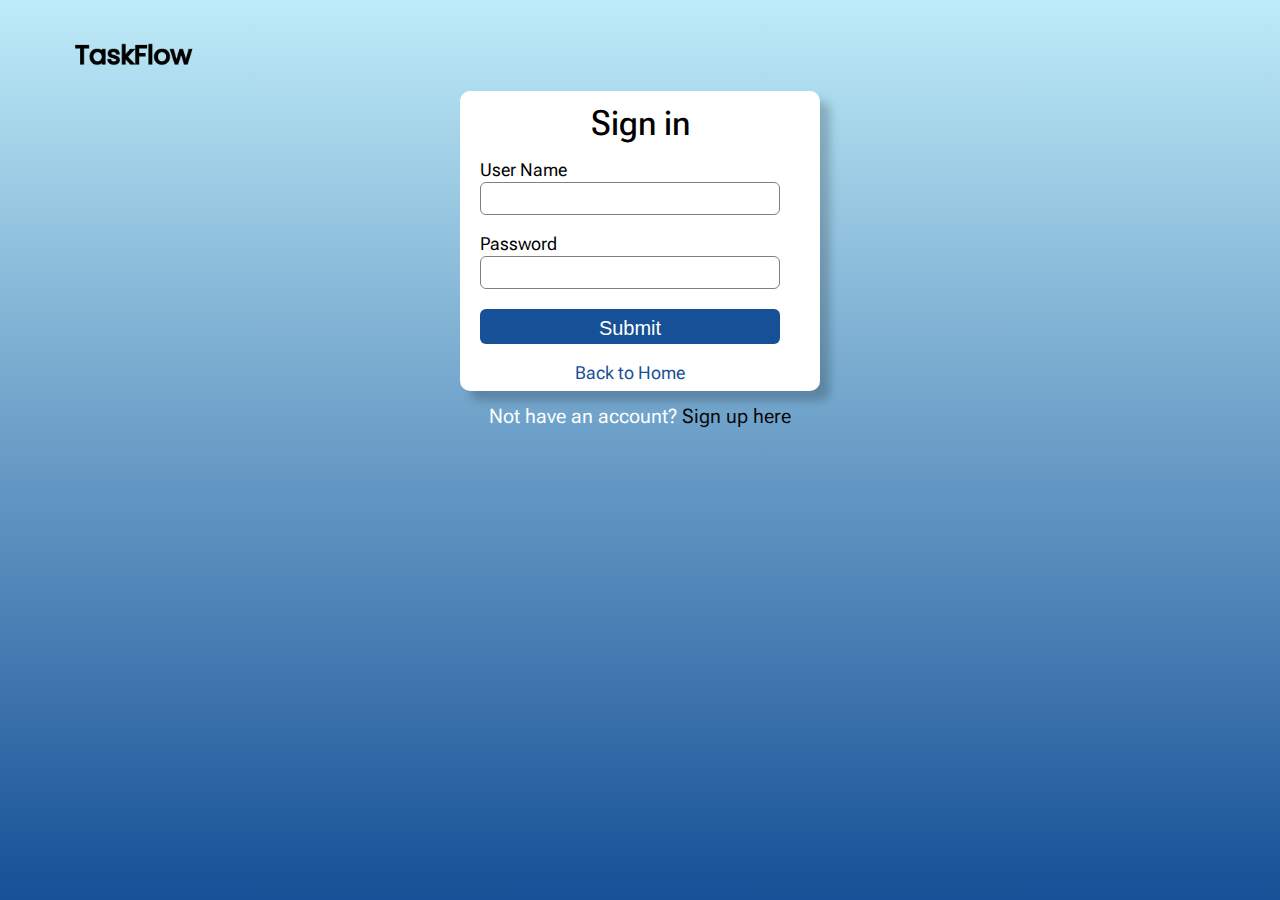
<file: src/main/WebApp/pages/sign-in.html>
<html lang="en">
<head>
    <meta charset="UTF-8">
    <meta name="viewport" content="width=device-width, initial-scale=1.0">
    <link rel="stylesheet" href="../css/reset.css">
    <link rel="preconnect" href="https://fonts.googleapis.com">
    <link rel="preconnect" href="https://fonts.gstatic.com" crossorigin>
    <link href="https://fonts.googleapis.com/css2?family=Poppins:ital,wght@0,100;0,200;0,300;0,400;0,500;0,600;0,700;0,800;0,900;1,100;1,200;1,300;1,400;1,500;1,600;1,700;1,800;1,900&family=Sen:wght@400..800&display=swap" rel="stylesheet">
    <link href="https://fonts.googleapis.com/css2?family=Roboto+Flex:opsz,wght@8..144,100..1000&display=swap" rel="stylesheet">
    <link href="https://fonts.googleapis.com/css2?family=Inter:ital,opsz,wght@0,14..32,100..900;1,14..32,100..900&display=swap" rel="stylesheet">
    <title>Sign-in</title>
    <link rel="stylesheet" href="../css/sign-in.css">
</head>
<body>
    <header class="header fixed">
        <div class="main-content">
            <div class="body">
                <!-- logo -->
                <a href="/index.html" target="_self"><img src="../IMG/logo2.png" alt="logo" class="logo"></a>
    </header>
    <div class="signin-box">
        <h1>Sign in</h1>
        <form action="LoginServlet" method="post">
                <!-- method="post" chỉ ra rằng dữ liệu sẽ được gửi bằng phương thức POST, 
                một phương thức HTTP thường dùng để gửi dữ liệu bí mật,  -->
            <label for="">User Name</label>
            <input type="text" name="username" id="username" placeholder="" required>
            <label for="">Password</label>
            <input type="password" name = "password" id = "password" placeholder="" required>
            <input type="button" value="Submit">
            <div class="homeback"><a href="/index.html">Back to Home</a></div>
        </form>
    </div>
    <p class="para-2">Not have an account? <a href="./sign-up.html">Sign up here</a></p>
</body>
</html>
</file>
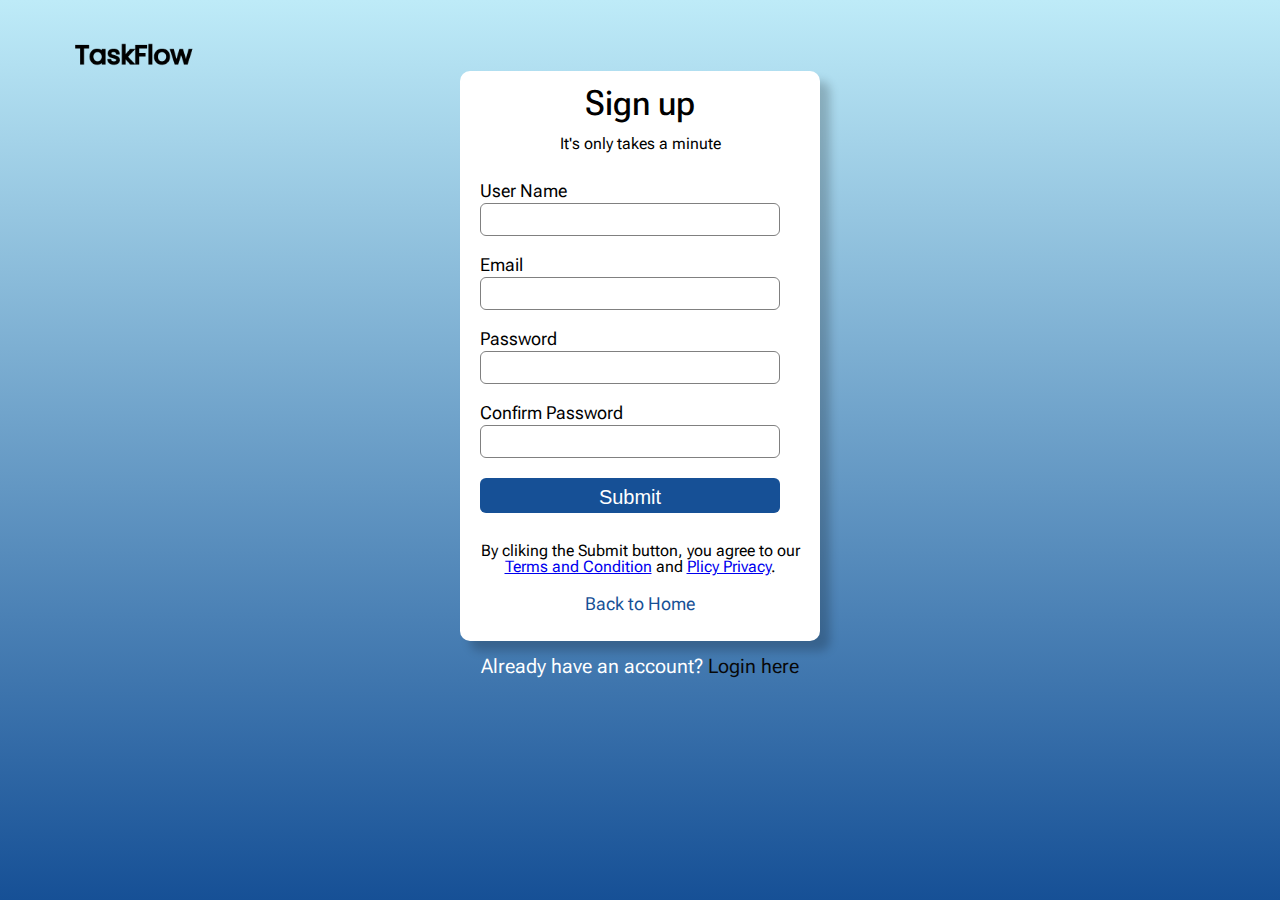
<file: src/main/WebApp/pages/sign-up.html>
<html lang="en">
<head>
    <meta charset="UTF-8">
    <meta name="viewport" content="width=device-width, initial-scale=1.0">
    <link rel="stylesheet" href="../css/reset.css">
    <link rel="preconnect" href="https://fonts.googleapis.com">
    <link rel="preconnect" href="https://fonts.gstatic.com" crossorigin>
    <link href="https://fonts.googleapis.com/css2?family=Poppins:ital,wght@0,100;0,200;0,300;0,400;0,500;0,600;0,700;0,800;0,900;1,100;1,200;1,300;1,400;1,500;1,600;1,700;1,800;1,900&family=Sen:wght@400..800&display=swap" rel="stylesheet">
    <link href="https://fonts.googleapis.com/css2?family=Roboto+Flex:opsz,wght@8..144,100..1000&display=swap" rel="stylesheet">
    <link href="https://fonts.googleapis.com/css2?family=Inter:ital,opsz,wght@0,14..32,100..900;1,14..32,100..900&display=swap" rel="stylesheet">
    <title>Sign-up</title>
    <link rel="stylesheet" href="../css/sign-up.css">
</head>
<body>
    <header class="header fixed">
        <div class="main-content">
            <div class="body">
                <!-- logo -->
                <a href="/index.html" target="_self"><img src="../IMG/logo2.png" alt="logo" class="logo"></a>
    </header>
    <div class="signup-box">
        <h1>Sign up</h1>
        <h4>It's only takes a minute</h4>
        <form action="RegisterServlet" method="post">
            <label for="">User Name</label>
            <input type="text" name="username" id="username" placeholder="" required>
            <label for="">Email</label>
            <input type="email" name = "email" id="email" placeholder="" required>
            <label for="">Password</label>
            <input type="password" name = "password" id = "password" placeholder="" required>
            <label for="">Confirm Password</label>
            <input type="password" name="confirm-password" id="confirm-password" placeholder="" required>
            <input type="button" value="Submit" required>
        </form>
        <p class="footer-policy">By cliking the Submit button, you agree to our
            <br>
            <a href="#">Terms and Condition</a> and <a href="#">Plicy Privacy</a>.
        </p>
        <div class="homeback"><a href="/index.html">Back to Home</a></div>
    </div>
    <p class="para">Already have an account? <a href="./sign-in.html">Login here</a></p>
</body>
</html>
</file>
<file: src/main/WebApp/css/sign-in.css>
/* ==============root=================== */
*{
    box-sizing: border-box;
        /* giúp kiểm soát tổng thể kích thước */
}
html{
    font-size: 62.5%;
        /* quy đổi 1 rem = 10px */
    --color--midnight:#0b2642;
    --text-color-hero: #171100;
}
.main-content{
    width: 1170px;
    max-width: calc(100% - 40px);
        /* Khi thu nhỏ trình duyệt 2 bên vẫn cách 50px */
    margin-left: auto;
    margin-right: auto;
}
body{
    font-size: 1.6rem;
}
.header .body{
    display: flex;
    align-items: center;
    padding: 35px 0px 0px;
}
.logo{
    width: 120px;
    height: auto;
    margin-right: auto;
    margin-left: 20px;
    align-self: center;
}
/* ===============sign-in============== */
body{
    /* height: 400px; */
    background-image: linear-gradient(to bottom, #beebf8, #165096);
    font-family: "Roboto Flex", sans-serif;
}
.signin-box{
    width: 36rem;
    height: 30rem;
    margin: 20px auto 3px;
    background-color: #fff;
    border-radius: 1rem;
    box-shadow: 10px 10px 10px  rgba(0, 0, 0, 0.207);
}
h1{
    font-size: 3.5rem;
    font-weight: 500;
    text-align: center;
    padding-top: 1.5rem;
}
form{
    width: 30rem;
    margin: 2rem;
}
form label{
    display: flex;
    margin-top: 2rem;
    font-size: 1.8rem;
    margin-bottom: 0.3rem;
}
form input{
    width: 100%;
    padding: 8px;
    border: none;
    border: 1px solid grey;
    border-radius: 6px;
    outline: none;
}
input[type="button"]{
    width: 100%;
    height: 35px;
    margin-top: 20px;
    border: none;
    background-color: #165096;
    color: #fff;
    font-size: 2rem;
}
input[type="button"]:hover{
    background-color: #1650968d;
    cursor: pointer;
}
.homeback{
    text-align: center;
    margin-top: 20px;
    font-size: 1.8rem;
}
.homeback a{
    text-decoration: none;
    color: #165096;
}
.para-2{
    text-align: center;
    color: #fff;
    margin-top: 15px;
    font-size: 2rem;
}
.para-2 a{
    text-decoration: none;
    color: #080808;
}
</file>
<file: src/main/WebApp/css/sign-up.css>
/* ==============root=================== */
*{
    box-sizing: border-box;
        /* giúp kiểm soát tổng thể kích thước */
}
html{
    font-size: 62.5%;
        /* quy đổi 1 rem = 10px */
    --color--midnight:#0b2642;
    --text-color-hero: #171100;
}
.main-content{
    width: 1170px;
    max-width: calc(100% - 40px);
        /* Khi thu nhỏ trình duyệt 2 bên vẫn cách 50px */
    margin-left: auto;
    margin-right: auto;
}
body{
    font-size: 1.6rem;
}
.header .body{
    display: flex;
    align-items: center;
    padding: 35px 0px 0px;
}
.logo{
    width: 120px;
    height: auto;
    margin-right: auto;
    margin-left: 20px;
    align-self: center;
}
/* ===============sign-up============== */
body{
    /* height: 400px; */
    background-image: linear-gradient(to bottom, #beebf8, #165096);
    font-family: "Roboto Flex", sans-serif;
}
.signup-box{
    width: 360px;
    height: 570px;
    margin: 0px auto 3px;
    background-color: white;
    /* display: flex;
    flex-direction: column;
    align-items: center; */
    border-radius: 10px;
    box-shadow: 10px 10px 10px  rgba(0, 0, 0, 0.207);
}
h1{
    font-size: 35px;
    font-weight: 500;
    text-align: center;
    padding: 15px;
}
h4{
    text-align: center;
    margin-bottom: 30px;
}

form{
    width: 300px;
    margin-left: 20px;
}
form label{
    display: flex;
    margin-top: 20px;
    font-size: 1.8rem;
    margin-bottom: 3px;
}
form input{
    width: 100%;
    padding:8px;
    border: none;
    border: 1px solid grey;
    border-radius: 6px;
    outline: none;
}
input[type="button"]{
    width: 100%;
    height: 35px;
    margin-top: 20px;
    border: none;
    background-color: #165096;
    color: #fff;
    font-size: 2rem;
}
input[type="button"]:hover{
    background-color: #1650968d;
    cursor: pointer;
}
.footer-policy{
    text-align: center;
    padding-top: 30px;
    font-size: 1.6rem;
}
.homeback{
    text-align: center;
    margin-top: 20px;
    font-size: 1.8rem;
}
.homeback a{
    text-decoration: none;
    color: #165096;
}
.para{
    text-align: center;
    color: #fff;
    margin-top: 15px;
    font-size: 2rem;
}
.para a{
    text-decoration: none;
    color: #080808;
}
</file>
